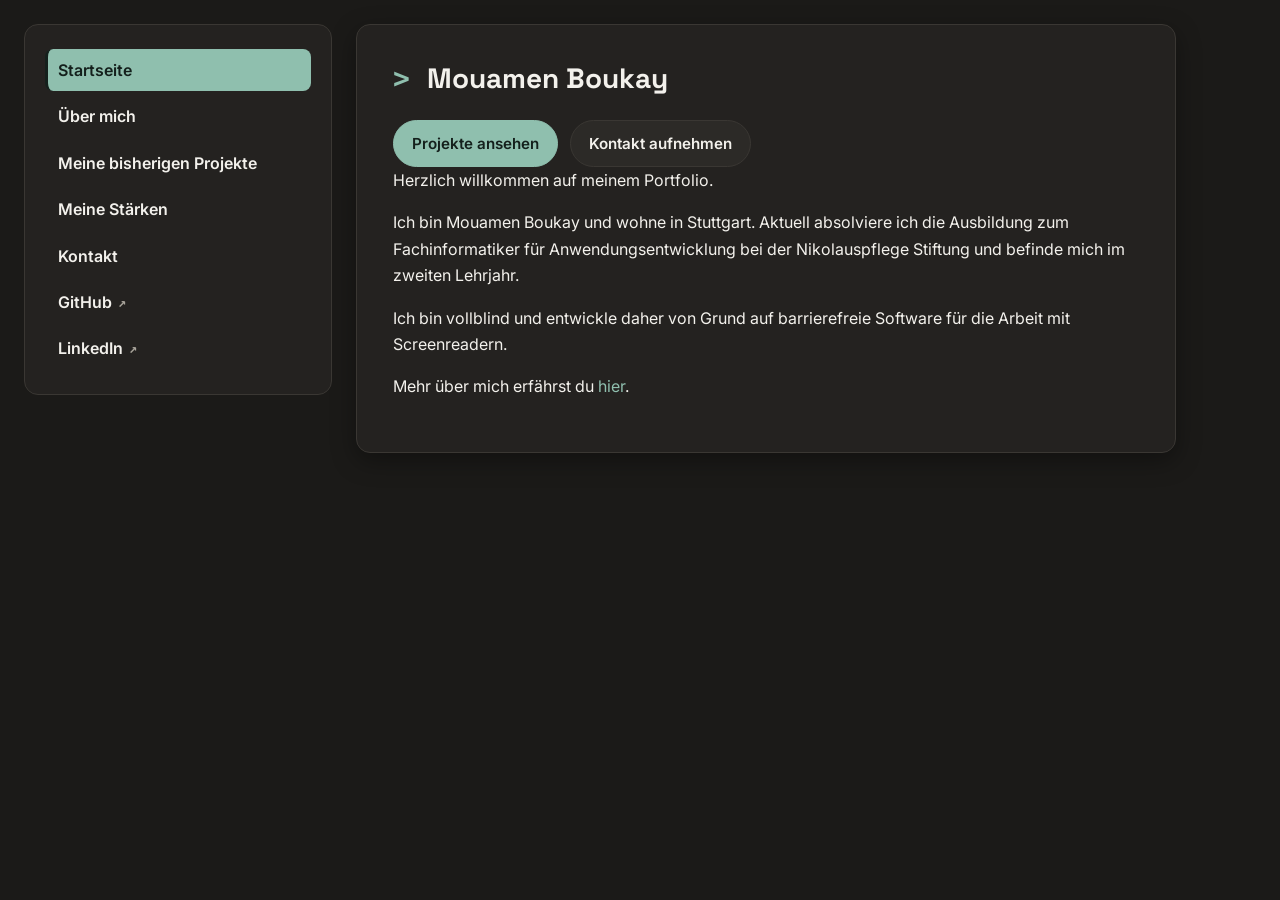
<file: index.html>
<!DOCTYPE html>
<html lang="de">

<head>
 <meta charset="UTF-8">
 <meta name="viewport" content="width=device-width, initial-scale=1.0">
 <title>Startseite - Mouamen Boukay</title>
 <link rel="stylesheet" href="style.css">
</head>

<body>
 <a href="#main" class="skip-link">Zum Inhalt springen</a>
 <div class="layout">
  <nav id="navbar"></nav>
  <main id="main">
   <h1>Mouamen Boukay</h1>
   <div class="hero-actions">
    <a href="./projects.html" class="btn btn-primary">Projekte ansehen</a>
    <a href="./contact.html" class="btn btn-secondary">Kontakt aufnehmen</a>
   </div>
   <p>Herzlich willkommen auf meinem Portfolio.</p>
   <p>Ich bin Mouamen Boukay und wohne in Stuttgart. Aktuell absolviere ich die Ausbildung zum Fachinformatiker für
    Anwendungsentwicklung bei der Nikolauspflege Stiftung und befinde mich im zweiten Lehrjahr.</p>
   <p>Ich bin vollblind und entwickle daher von Grund auf barrierefreie Software für die
    Arbeit mit Screenreadern.</p>
   <p>Mehr über mich erfährst du <a href="./about.html">hier</a>.</p>
  </main>
 </div>
 <footer></footer>
 <script src="script.js"></script>
</body>

</html>
</file>
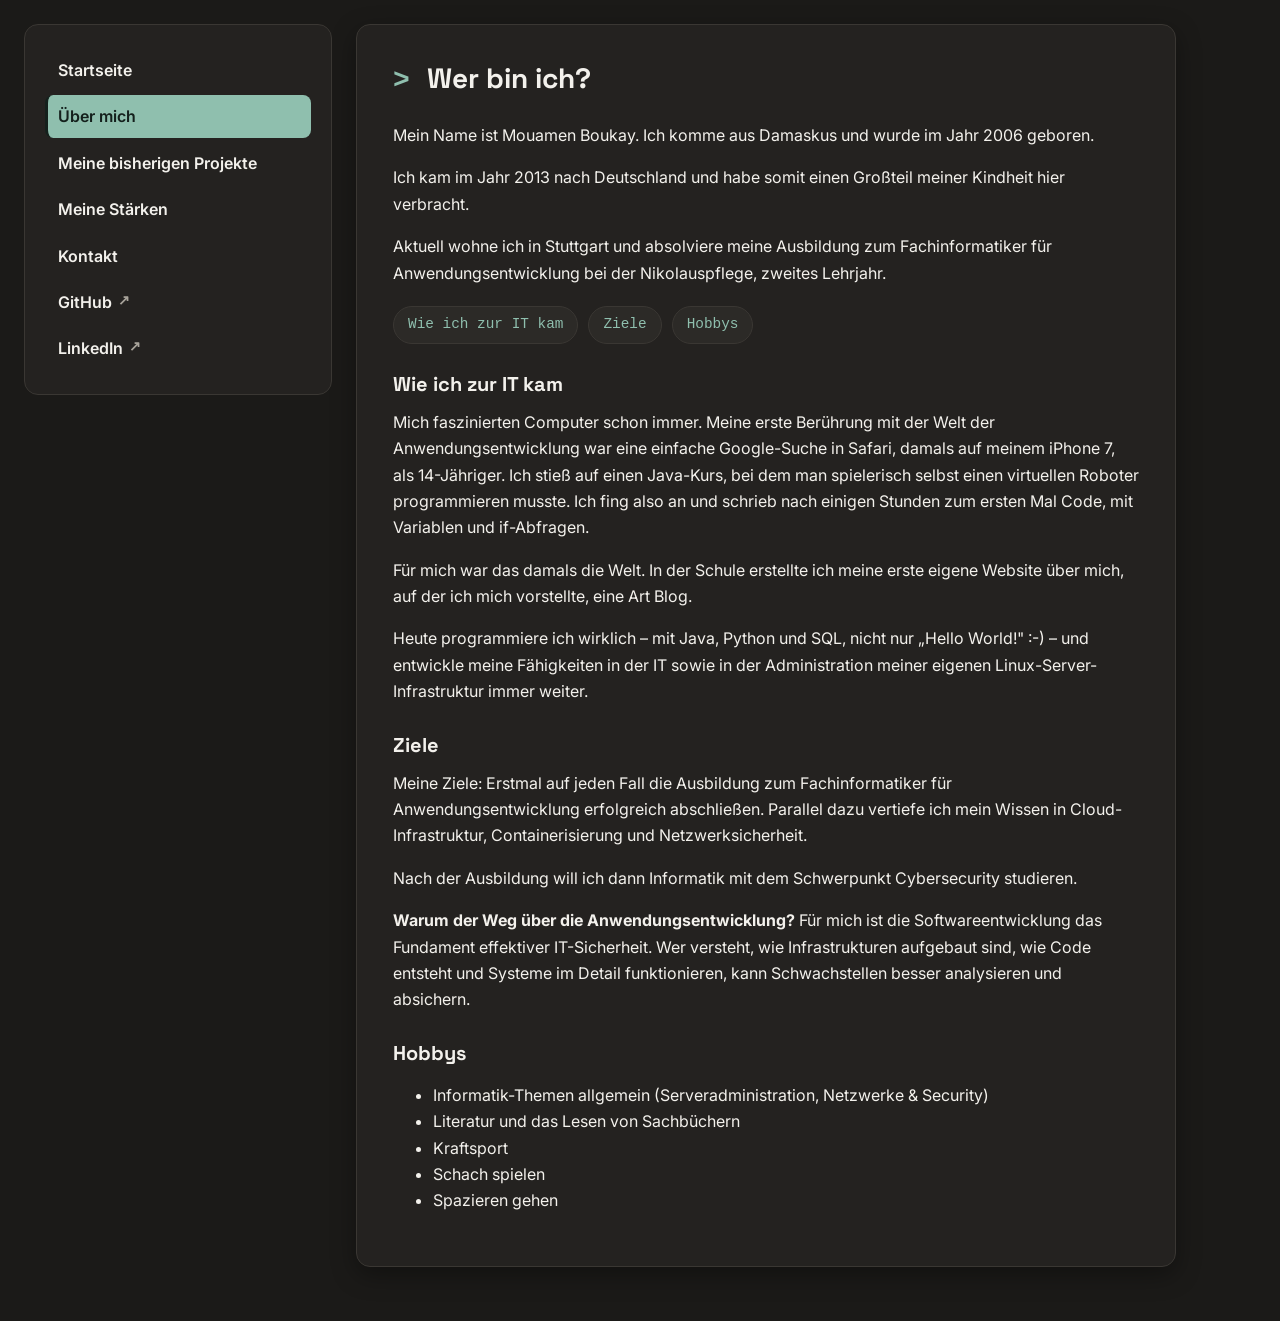
<file: about.html>
<!DOCTYPE html>
<html lang="de">

<head>
 <meta charset="UTF-8">
 <meta name="viewport" content="width=device-width, initial-scale=1.0">
 <title>Wer bin ich</title>
 <link rel="stylesheet" href="style.css">
</head>

<body>
 <a href="#main" class="skip-link">Zum Inhalt springen</a>
 <div class="layout">
  <nav id="navbar"></nav>
  <main id="main">
   <h1>Wer bin ich?</h1>
   <p>Mein Name ist Mouamen Boukay. Ich komme aus Damaskus und wurde im Jahr 2006 geboren.</p>
   <p>Ich kam im Jahr 2013 nach Deutschland und habe somit einen Großteil meiner Kindheit hier verbracht.</p>
   <p>Aktuell wohne ich in Stuttgart und absolviere meine Ausbildung zum Fachinformatiker für Anwendungsentwicklung bei
    der Nikolauspflege, zweites Lehrjahr.</p>
   <nav class="page-jump" aria-label="Abschnitte dieser Seite">
    <a href="#IT" class="jump-link">Wie ich zur IT kam</a>
    <a href="#ziele" class="jump-link">Ziele</a>
    <a href="#hobbies" class="jump-link">Hobbys</a>
   </nav>
   <h2 id="IT">Wie ich zur IT kam</h2>
   <p>Mich faszinierten Computer schon immer. Meine erste Berührung mit der Welt der Anwendungsentwicklung war eine
    einfache Google-Suche in Safari, damals auf meinem iPhone 7, als 14-Jähriger. Ich stieß auf einen Java-Kurs, bei dem
    man spielerisch selbst einen virtuellen Roboter programmieren musste. Ich fing also an und schrieb nach einigen
    Stunden zum ersten Mal Code, mit Variablen und if-Abfragen.</p>
   <p>Für mich war das damals die Welt. In der Schule erstellte ich meine erste eigene Website über mich, auf der ich
    mich
    vorstellte, eine Art Blog.</p>
   <p>Heute programmiere ich wirklich – mit Java, Python und SQL, nicht nur „Hello World!" :-) – und entwickle
    meine Fähigkeiten in der IT sowie in der Administration meiner eigenen Linux-Server-Infrastruktur immer weiter.</p>
   <h2 id="ziele">Ziele</h2>
   <p>Meine Ziele: Erstmal auf jeden Fall die Ausbildung zum Fachinformatiker für Anwendungsentwicklung erfolgreich
    abschließen. Parallel dazu vertiefe ich mein Wissen in Cloud-Infrastruktur, Containerisierung und
    Netzwerksicherheit.</p>
   <p>Nach der Ausbildung will ich dann Informatik mit dem Schwerpunkt Cybersecurity studieren.</p>
   <p><strong>Warum der Weg über die Anwendungsentwicklung?</strong> Für mich ist die Softwareentwicklung das Fundament
    effektiver IT-Sicherheit. Wer versteht, wie Infrastrukturen aufgebaut sind, wie Code entsteht und Systeme im Detail
    funktionieren, kann Schwachstellen besser analysieren und absichern.</p>
   <h2 id="hobbies">Hobbys</h2>
   <ul>
    <li>Informatik-Themen allgemein (Serveradministration, Netzwerke &amp; Security)</li>
    <li>Literatur und das Lesen von Sachbüchern</li>
    <li>Kraftsport</li>
    <li>Schach spielen</li>
    <li>Spazieren gehen</li>
   </ul>
  </main>
 </div>
 <footer></footer>
 <script src="script.js"></script>
</body>

</html>
</file>
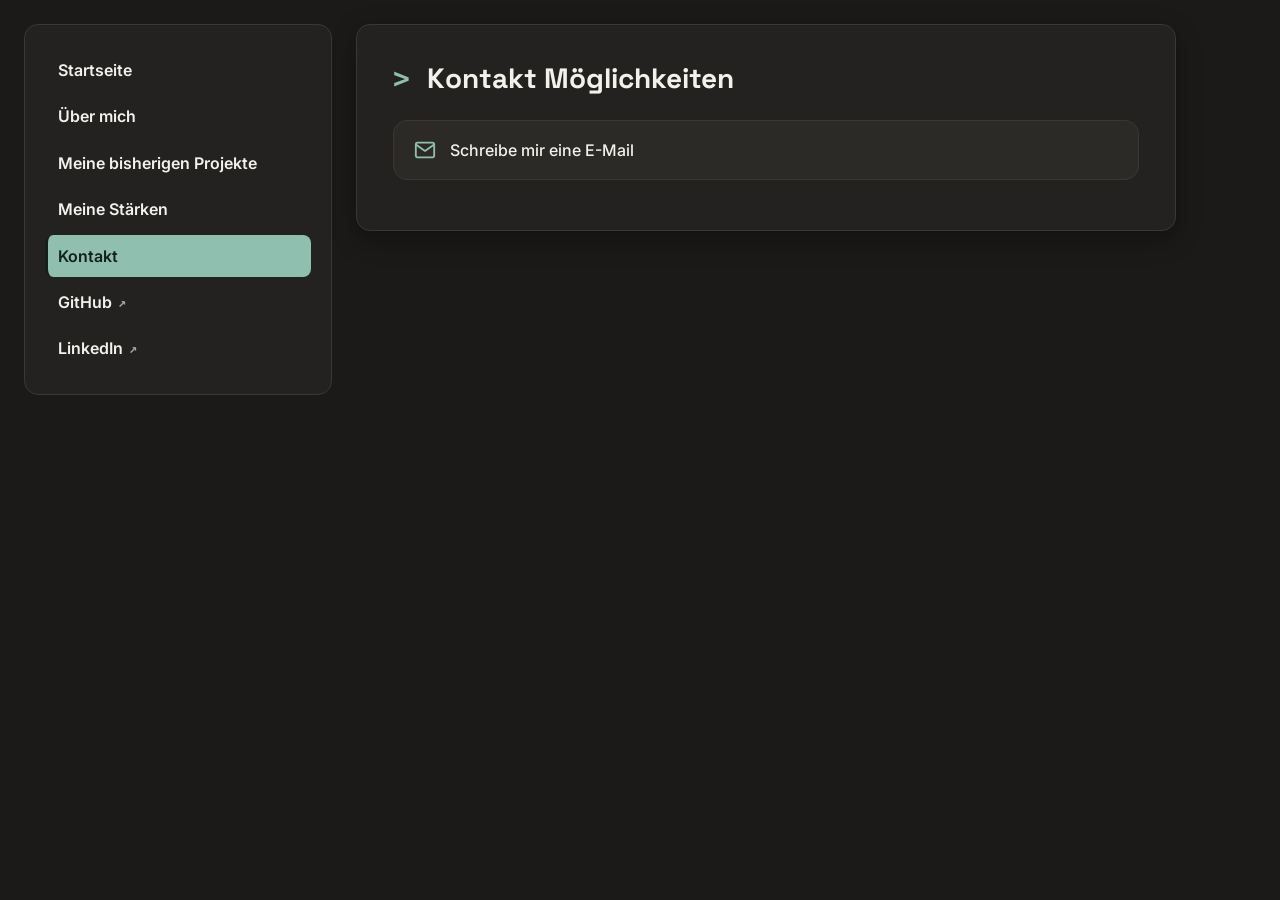
<file: contact.html>
<!DOCTYPE html>
<html lang="de">

<head>
    <meta charset="UTF-8">
    <meta name="viewport" content="width=device-width, initial-scale=1.0">
    <title>Kontakt</title>
    <link rel="stylesheet" href="style.css">
</head>

<body>
    <a href="#main" class="skip-link">Zum Inhalt springen</a>
    <div class="layout">
        <nav id="navbar"></nav>
        <main id="main">
            <h1>Kontakt Möglichkeiten</h1>
            <ul class="contact-list">
                <li>
                    <a href="mailto:mouamen-boukay@outlook.com" class="contact-card">
                        <svg aria-hidden="true" width="22" height="22" viewBox="0 0 24 24" fill="none"
                            stroke="currentColor" stroke-width="2" stroke-linecap="round" stroke-linejoin="round">
                            <rect x="2" y="4" width="20" height="16" rx="2"></rect>
                            <path d="m22 6-10 7L2 6"></path>
                        </svg>
                        Schreibe mir eine E-Mail
                    </a>
                </li>
                <li>
                </li>
            </ul>
        </main>
    </div>
    <footer></footer>
    <script src="script.js"></script>
</body>

</html>
</file>
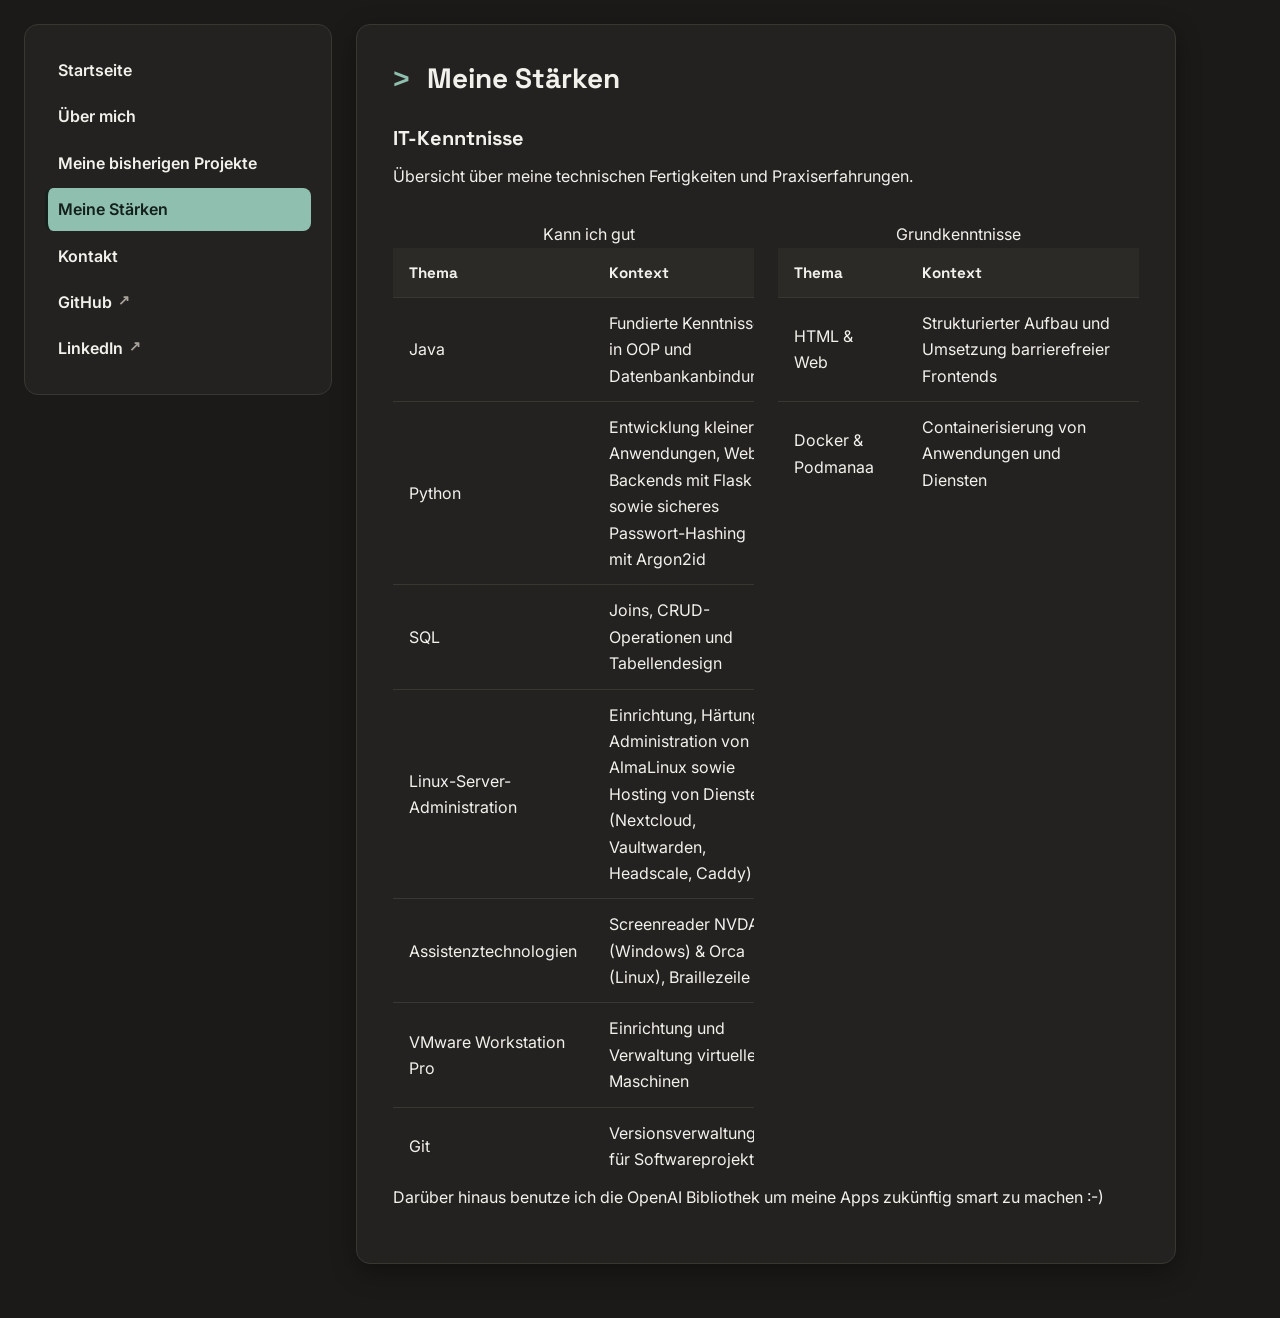
<file: skills.html>
﻿<!DOCTYPE html>
<html lang="de">

<head>
    <meta charset="UTF-8">
    <meta name="viewport" content="width=device-width, initial-scale=1.0">
    <title>Meine Stärken</title>
    <link rel="stylesheet" href="style.css">
</head>

<body>
    <a href="#main" class="skip-link">Zum Inhalt springen</a>
    <div class="layout">
        <nav id="navbar"></nav>
        <main id="main">
            <h1>Meine Stärken</h1>
            <h2>IT-Kenntnisse</h2>
            <p>Übersicht über meine technischen Fertigkeiten und Praxiserfahrungen.</p>
            <div class="skills-columns">
                <div>
                    <div class="table-scroll">
                        <table>
                            <caption>Kann ich gut</caption>
                            <thead>
                                <tr>
                                    <th scope="col">Thema</th>
                                    <th scope="col">Kontext</th>
                                </tr>
                            </thead>
                            <tbody>
                                <tr>
                                    <td>Java</td>
                                    <td>Fundierte Kenntnisse in OOP und Datenbankanbindung</td>
                                </tr>
                                <tr>
                                    <td>Python</td>
                                    <td>Entwicklung kleinerer Anwendungen, Web-Backends mit Flask sowie sicheres
                                        Passwort-Hashing mit Argon2id</td>
                                </tr>
                                <tr>
                                    <td>SQL</td>
                                    <td>Joins, CRUD-Operationen und Tabellendesign</td>
                                </tr>
                                <tr>
                                    <td>Linux-Server-Administration</td>
                                    <td>Einrichtung, Härtung, Administration von AlmaLinux sowie Hosting von Diensten
                                        (Nextcloud, Vaultwarden, Headscale, Caddy)</td>
                                </tr>
                                <tr>
                                    <td>Assistenztechnologien</td>
                                    <td>Screenreader NVDA (Windows) &amp; Orca (Linux), Braillezeile</td>
                                </tr>
                                <tr>
                                    <td>VMware Workstation Pro</td>
                                    <td>Einrichtung und Verwaltung virtueller Maschinen</td>
                                </tr>
                                <tr>
                                    <td>Git</td>
                                    <td>Versionsverwaltung für Softwareprojekte</td>
                                </tr>
                            </tbody>
                        </table>
                    </div>
                </div>
                <div>
                    <div class="table-scroll">
                        <table>
                            <caption>Grundkenntnisse</caption>
                            <thead>
                                <tr>
                                    <th scope="col">Thema</th>
                                    <th scope="col">Kontext</th>
                                </tr>
                            </thead>
                            <tbody>
                                <tr>
                                    <td>HTML &amp; Web</td>
                                    <td>Strukturierter Aufbau und Umsetzung barrierefreier Frontends</td>
                                </tr>
                                <tr>
                                    <td>Docker & Podmanaa</td>
                                    <td>Containerisierung von Anwendungen und Diensten</td>
                                </tr>
                            </tbody>
                        </table>
                    </div>
                </div>
            </div>
            <p>Darüber hinaus benutze ich die OpenAI Bibliothek um meine Apps zukünftig smart zu machen :-)</p>
        </main>
    </div>
    <footer></footer>
    <script src="script.js"></script>
</body>

</html>
</file>
<file: style.css>
@import url("https://fonts.googleapis.com/css2?family=Space+Grotesk:wght@600;700&family=Inter:wght@400;500;600&display=swap");

:root {
  --bg: #1b1a18;
  --surface: #242220;
  --surface-alt: #2c2a27;
  --text: #f3f1ec;
  --muted: #a8a39a;
  --accent: #8fbfae;
  --accent-contrast: #14201c;
  --border: #3a3733;
  --radius: 14px;
  --shadow: 0 8px 24px rgba(0, 0, 0, 0.35);
  --font-display: "Space Grotesk", system-ui, sans-serif;
  --font-body: "Inter", system-ui, sans-serif;
  --font-mono: ui-monospace, SFMono-Regular, Menlo, Consolas, monospace;
}

* {
  box-sizing: border-box;
}

.visually-hidden {
  position: absolute;
  left: -9999px;
}

html {
  scroll-behavior: smooth;
}

body {
  margin: 0;
  font-family: var(--font-body);
  color: var(--text);
  background-color: var(--bg);
  line-height: 1.65;
  font-size: 16px;
}

h1,
h2,
h3 {
  font-family: var(--font-display);
  line-height: 1.25;
  margin: 0;
}

/* Hero block on the homepage */
.hero {
  margin-bottom: 28px;
}

.hero .tagline {
  font-family: var(--font-mono);
  color: var(--accent);
  font-size: 0.95em;
  margin: 8px 0 0;
}

.hero-actions {
  display: flex;
  flex-wrap: wrap;
  gap: 12px;
  margin-top: 20px;
}

.btn {
  display: inline-flex;
  align-items: center;
  gap: 6px;
  font-family: var(--font-body);
  font-weight: 600;
  font-size: 0.95em;
  text-decoration: none;
  padding: 10px 18px;
  border-radius: 999px;
  border: 1px solid var(--border);
}

.btn-primary {
  background-color: var(--accent);
  color: var(--accent-contrast);
  border-color: var(--accent);
}

.btn-secondary {
  color: var(--text);
  background-color: var(--surface-alt);
}

.btn:hover {
  filter: brightness(1.08);
}

main h1 {
  font-size: 28px;
  margin-bottom: 24px;
}

main h1::before {
  content: "> ";
  color: var(--accent);
  font-family: var(--font-mono);
  font-weight: 600;
}

main h2 {
  font-size: 20px;
  margin: 28px 0 12px;
}

main h2:first-child {
  margin-top: 0;
}

main h3:not(:first-of-type) {
  margin-top: 32px;
}

main p {
  margin: 0 0 16px;
}

/* Skip link */
.skip-link {
  position: absolute;
  left: -9999px;
  top: 0;
  background-color: var(--accent);
  color: var(--accent-contrast);
  padding: 10px 16px;
  border-radius: 0 0 var(--radius) 0;
  font-weight: 600;
  z-index: 100;
}

.skip-link:focus {
  left: 0;
}

.layout {
  display: flex;
  min-height: 90vh;
  align-items: flex-start;
  gap: 24px;
  padding: 24px;
}

#navbar {
  width: 25%;
  min-width: 220px;
  background-color: var(--surface);
  border: 1px solid var(--border);
  border-radius: var(--radius);
  padding: 20px;
  position: sticky;
  top: 24px;
}

main {
  flex: 1;
  min-width: 0;
  max-width: 820px;
  background-color: var(--surface);
  border: 1px solid var(--border);
  border-radius: var(--radius);
  padding: 36px;
  box-shadow: var(--shadow);
}

footer {
  text-align: center;
  padding: 16px;
  font-size: 0.9em;
  color: var(--muted);
}

#navbar a {
  display: flex;
  align-items: center;
  gap: 6px;
  color: var(--text);
  text-decoration: none;
  font-weight: 600;
  padding: 8px 10px;
  border-radius: 8px;
  margin: 4px 0;
  border-left: 3px solid transparent;
  transition: background-color 0.15s ease, border-color 0.15s ease;
}

#navbar a:hover {
  background-color: var(--surface-alt);
  border-left-color: var(--accent);
}

.external-icon {
  font-family: var(--font-mono);
  color: var(--muted);
  font-size: 0.85em;
}

a {
  color: inherit;
}

main p a,
.about-text a {
  color: var(--accent);
  text-decoration: none;
  background-image: linear-gradient(var(--accent), var(--accent));
  background-repeat: no-repeat;
  background-position: left bottom;
  background-size: 0% 1px;
  transition: background-size 0.2s ease;
}

main p a:hover,
.about-text a:hover {
  background-size: 100% 1px;
}

a:focus-visible,
button:focus-visible {
  outline: 3px solid var(--accent);
  outline-offset: 3px;
  border-radius: 4px;
}

#navbar a.active,
#navbar a[aria-current="page"] {
  background-color: var(--accent);
  color: var(--accent-contrast);
  border-left-color: var(--accent-contrast);
}

#navbar a[aria-current="page"]::after {
  content: " (aktuelle Seite)";
  position: absolute;
  left: -9999px;
}

/* Jump links on about page */
.page-jump {
  display: flex;
  flex-wrap: wrap;
  gap: 10px;
  margin: 20px 0 28px;
  padding: 0;
  list-style: none;
}

.jump-link {
  font-family: var(--font-mono);
  font-size: 0.9em;
  color: var(--accent);
  background-color: var(--surface-alt);
  border: 1px solid var(--border);
  border-radius: 999px;
  padding: 6px 14px;
  text-decoration: none;
  transition: border-color 0.15s ease, transform 0.15s ease;
}

.jump-link:hover {
  border-color: var(--accent);
  transform: translateY(-1px);
}

/* Skills tables side by side */
.skills-columns {
  display: flex;
  gap: 24px;
  align-items: flex-start;
  flex-wrap: wrap;
}

.skills-columns > div {
  flex: 1 1 280px;
  min-width: 0;
}

.skills-columns h3:not(:first-of-type) {
  margin-top: 0;
}

.table-scroll {
  width: 100%;
  overflow-x: auto;
  border-radius: var(--radius);
  -webkit-overflow-scrolling: touch;
}

/* Tables */
table {
  width: 100%;
  min-width: 320px;
  border-collapse: collapse;
  margin-top: 16px;
  overflow: hidden;
  border-radius: var(--radius);
}

th,
td {
  text-align: left;
  padding: 12px 16px;
  border-bottom: 1px solid var(--border);
}

thead th {
  background-color: var(--surface-alt);
  font-family: var(--font-display);
  font-size: 0.95em;
}

tbody tr:last-child td {
  border-bottom: none;
}

tbody tr {
  transition: background-color 0.15s ease;
}

tbody tr:hover {
  background-color: var(--surface-alt);
}

/* Project cards */
.project-card {
  background-color: var(--surface-alt);
  border: 1px solid var(--border);
  border-radius: var(--radius);
  padding: 24px;
  margin-bottom: 24px;
  transition: transform 0.15s ease, border-color 0.15s ease;
}

.project-card:hover {
  transform: translateY(-2px);
  border-color: var(--accent);
}

.project-card h2 {
  margin-top: 0;
  font-size: 20px;
}

.project-card h3 {
  font-family: var(--font-body);
  font-size: 0.85em;
  text-transform: uppercase;
  letter-spacing: 0.04em;
  color: var(--muted);
  margin-bottom: 8px;
}

.tag-list {
  display: flex;
  flex-wrap: wrap;
  gap: 8px;
  list-style: none;
  padding: 0;
  margin: 0 0 16px;
}

.tag {
  font-family: var(--font-mono);
  font-size: 0.85em;
  background-color: var(--bg);
  border: 1px solid var(--border);
  color: var(--accent);
  padding: 4px 12px;
  border-radius: 999px;
  transition: background-color 0.15s ease, color 0.15s ease;
}

.tag:hover {
  background-color: var(--accent);
  color: var(--accent-contrast);
}

/* Contact cards */
.contact-list {
  display: flex;
  flex-direction: column;
  gap: 14px;
  list-style: none;
  padding: 0;
  margin: 0;
}

.contact-card {
  display: flex;
  align-items: center;
  gap: 14px;
  background-color: var(--surface-alt);
  border: 1px solid var(--border);
  border-radius: var(--radius);
  padding: 16px 20px;
  color: var(--text);
  text-decoration: none;
  font-weight: 500;
  transition: transform 0.15s ease, border-color 0.15s ease;
}

.contact-card:hover {
  border-color: var(--accent);
  transform: translateY(-2px);
}

.contact-card svg {
  flex-shrink: 0;
  color: var(--accent);
}

@media (max-width: 800px) {
  .layout {
    flex-direction: column;
    padding: 16px;
    gap: 16px;
  }

  #navbar {
    width: 100%;
    min-width: auto;
    position: static;
  }

  main {
    padding: 20px;
    max-width: 100%;
  }

  main h1 {
    font-size: 24px;
  }

  .hero-actions {
    flex-direction: column;
  }

  .btn {
    justify-content: center;
  }

  .skills-columns {
    flex-direction: column;
  }

  th,
  td {
    padding: 10px 12px;
    font-size: 0.92em;
  }
}

@media (max-width: 420px) {
  body {
    font-size: 15px;
  }

  main {
    padding: 16px;
  }

  .project-card {
    padding: 18px;
  }
}

@media (prefers-reduced-motion: reduce) {
  html {
    scroll-behavior: auto;
  }

  * {
    transition: none !important;
    scroll-behavior: auto !important;
  }
}
</file>
